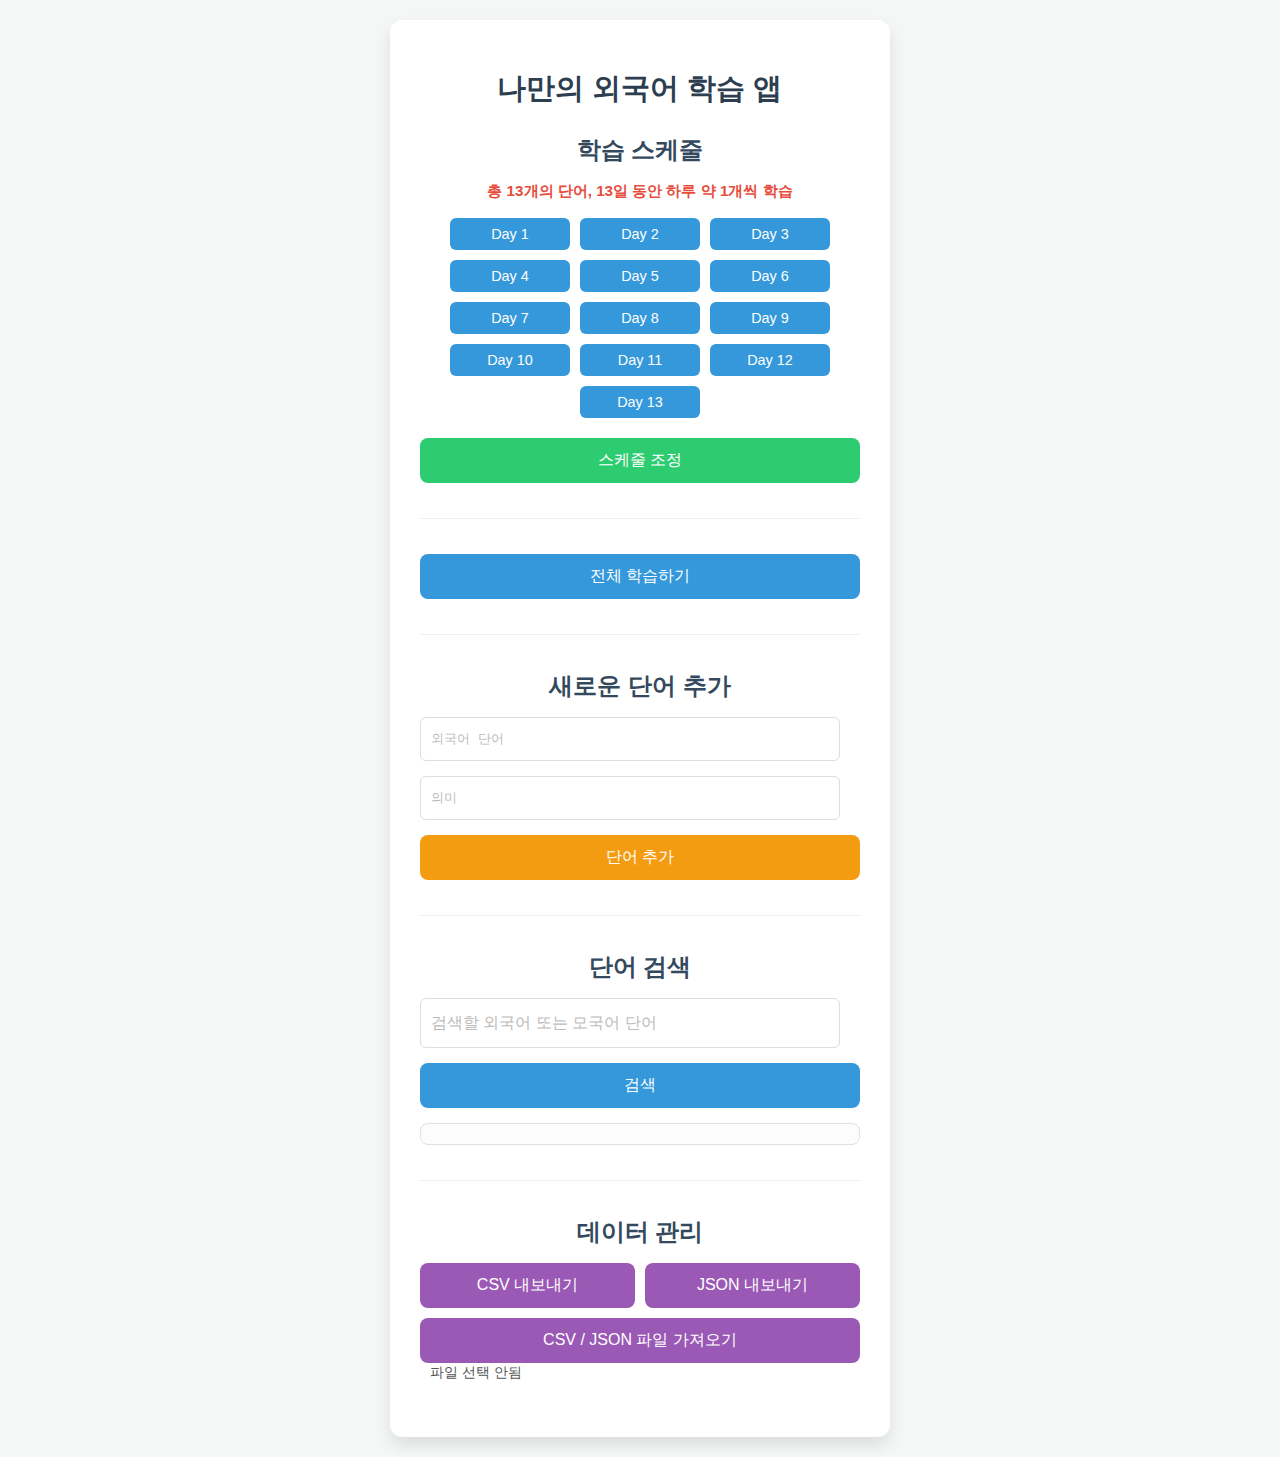
<file: index.html>
<!DOCTYPE html>
<html lang="ko">
<head>
    <meta charset="UTF-8">
    <meta name="viewport" content="width=device-width, initial-scale=1.0">
    <title>나만의 외국어 학습 앱 - 시작</title>
    <link rel="stylesheet" href="style.css">
    <link rel="icon" href="app_icon.png" type="image/png"> <!-- 앱 아이콘 추가 -->
    <link rel="apple-touch-icon" href="app_icon.png"> <!-- iOS 홈 화면 아이콘용 -->
</head>
<body>
    <div class="container">
        <h1>나만의 외국어 학습 앱</h1>

        <!-- 학습 스케줄 섹션 (맨 위로 이동) -->
        <div class="section-schedule">
            <h2>학습 스케줄</h2>
            <p id="overallScheduleDisplay" class="status-message">데이터를 불러오거나 스케줄을 설정하세요.</p>
            <div id="dailyScheduleButtons" class="schedule-buttons-container">
                <!-- Day buttons will be inserted here by JavaScript -->
            </div>
            <button id="adjustScheduleBtn">스케줄 조정</button>
        </div>

        <hr>

        <!-- 학습 시작 버튼 (학습 스케줄 바로 아래로 이동) -->
        <div class="section-start-study">
            <button id="startStudyBtn">전체 학습하기</button> <!-- 텍스트 변경 -->
        </div>

        <hr>

        <!-- 새로운 단어 추가 섹션 -->
        <div class="section-add-word">
            <h2>새로운 단어 추가</h2>
            <textarea id="newForeignWord" placeholder="외국어 단어" class="input-field" rows="1"></textarea> <!-- input -> textarea -->
            <textarea id="newMeaning" placeholder="의미" class="input-field" rows="1"></textarea> <!-- input -> textarea -->
            <button id="addWordBtn">단어 추가</button>
        </div>

        <hr>

        <!-- 찾기 기능 섹션 -->
        <div class="section-search">
            <h2>단어 검색</h2>
            <input type="text" id="searchTerm" placeholder="검색할 외국어 또는 모국어 단어" class="input-field">
            <button id="searchBtn">검색</button>
            <div id="searchResults" class="search-results-container">
                <!-- 검색 결과가 여기에 동적으로 추가됩니다. -->
            </div>
        </div>

        <hr>

        <!-- 데이터 관리 섹션 (맨 아래로 이동) -->
        <div class="section-data-management">
            <h2>데이터 관리</h2>
            <div class="button-row"> <!-- 내보내기 버튼을 한 줄에 배치하기 위한 div 추가 -->
                <button id="exportCsvBtn">CSV 내보내기</button>
                <button id="exportJsonBtn">JSON 내보내기</button>
            </div>
            <div style="margin-top: 10px;">
                <input type="file" id="importFile" accept=".csv, .json" style="display: none;">
                <button id="importBtn">CSV / JSON 파일 가져오기</button>
                <span id="fileNameDisplay">파일 선택 안됨</span>
                <button id="confirmImportBtn" style="display: none;">불러오기</button>
            </div>
        </div>

    </div>

    <script src="first_page.js"></script>
</body>
</html>
</file>
<file: style.css>
body {
    font-family: 'Segoe UI', Tahoma, Geneva, Verdana, sans-serif;
    display: flex;
    justify-content: center;
    align-items: flex-start; /* 상단 정렬 */
    min-height: 100vh;
    background-color: #f4f7f6;
    margin: 20px;
    color: #333;
    box-sizing: border-box; /* 모든 요소에 기본적으로 적용될 수 있도록 */
}

.container {
    background-color: #ffffff;
    border-radius: 12px;
    box-shadow: 0 8px 16px rgba(0, 0, 0, 0.1);
    padding: 30px;
    width: 100%;
    max-width: 500px;
    text-align: center;
    box-sizing: border-box; /* 패딩 포함 크기 계산 */
}

h1 {
    color: #2c3e50;
    margin-bottom: 25px;
    font-size: 1.8em;
}

/* 메인 헤더 (제목 + 홈/모드 버튼) */
.main-header {
    margin-bottom: 25px;
    /* PC에서는 h1과 mode-selection-container가 세로로 쌓임 */
    display: flex;
    flex-direction: column; 
    align-items: center; /* 자식 요소들 가운데 정렬 */
}

.main-header h1 {
    color: #2c3e50;
    margin-bottom: 15px; /* 제목 아래 여백 조정 */
    font-size: 1.8em;
}

.mode-selection-container {
    display: flex;
    justify-content: center; /* 홈 버튼과 모드 선택 버튼을 함께 중앙 정렬 */
    align-items: center;
    gap: 10px; /* 홈 버튼과 모드 선택 버튼 사이 간격 */
    margin-bottom: 25px; /* 헤더 전체 아래 여백 */
    width: 100%; /* 가로 공간 최대한 활용 */
    flex-wrap: wrap; /* 공간 부족 시 다음 줄로 */
}

.mode-selection {
    display: flex;
    gap: 10px;
}

.mode-selection button {
    background-color: #ecf0f1;
    color: #333;
    border: 1px solid #bdc3c7;
    padding: 10px 20px;
    border-radius: 8px;
    cursor: pointer;
    font-size: 1em;
    transition: background-color 0.3s, border-color 0.3s, color 0.3s;
    box-sizing: border-box; /* 버튼 패딩 포함 크기 계산 */
}

.mode-selection button.active {
    background-color: #3498db;
    color: #ffffff;
    border-color: #3498db;
}

.mode-selection button:hover:not(.active) {
    background-color: #e0e6e9;
}

.word-display-area {
    background-color: #e8f0fe; /* Light blue background */
    border: 1px solid #cce0ff;
    border-radius: 10px;
    padding: 25px;
    margin-bottom: 15px; /* 내비게이션 버튼과의 간격 조정 */
    position: relative;
    box-shadow: inset 0 2px 4px rgba(0, 0, 0, 0.05);

    /* word-display-area 내의 텍스트 선택 방지는 그대로 유지 */
    user-select: none;
    -webkit-user-select: none; /* WebKit browsers */
    -moz-user-select: none; /* Firefox */
    -ms-user-select: none; /* Internet Explorer/Edge */
    -webkit-touch-callout: none; /* iOS Safari long-press callout */
}

.word-card {
    display: flex; /* Flexbox로 가로로 배치 */
    justify-content: space-around; /* 요소들을 균등하게 배치 */
    align-items: center;
    min-height: 120px; /* 카드 최소 높이 증가 */
    gap: 15px; /* 두 박스 사이 간격 */
    flex-wrap: wrap; /* 작은 화면에서 줄바꿈 허용 */
}

.word-box {
    background-color: #f7faff;
    border: 1px solid #d0e0ff;
    border-radius: 8px;
    padding: 15px 20px;
    min-height: 80px;
    display: flex;
    flex-direction: column;
    justify-content: center; /* 수직 중앙 정렬 */
    align-items: center; /* 수평 중앙 정렬 */
    flex: 1; /* 가용한 공간을 균등하게 분배 */
    min-width: 180px; /* 너무 작아지지 않도록 최소 너비 설정 */
    position: relative; /* 오버레이를 위해 */
    overflow: hidden; /* 오버레이가 박스 밖으로 나가지 않도록 */
    box-sizing: border-box; /* 패딩 포함 크기 계산 */
}

.word-label {
    font-size: 0.8em;
    color: #7f8c8d;
    margin-bottom: 5px;
}

.word-text {
    margin: 0;
    text-align: center; /* 텍스트 중앙 정렬 */
    word-break: keep-all; /* 단어가 길 경우 줄바꿈 유지 */
    width: 100%; /* 부모 요소의 전체 너비 사용 */
}

.foreign-word {
    /* JavaScript로 font-size를 직접 제어하므로 여기서는 초기값만 설정 */
    font-size: 1.8em;
    font-weight: bold;
    color: #2980b9;
}

.meaning {
    /* JavaScript로 font-size를 직접 제어하므로 여기서는 초기값만 설정 */
    font-size: 1.1em;
    color: #555;
}

.overlay {
    position: absolute;
    top: 0;
    left: 0;
    width: 100%;
    height: 100%;
    background-color: rgba(0, 0, 0, 1); /* 완전 불투명 검정으로 변경 */
    color: white;
    display: flex;
    justify-content: center;
    align-items: center;
    font-size: 1.2em;
    font-weight: bold;
    cursor: pointer;
    transition: background-color 0.3s;
}

.overlay:hover {
    background-color: rgba(0, 0, 0, 0.8); /* 호버 시 약간 투명하게 */
}

.overlay.hidden {
    display: none;
}

/* 통합 컨트롤 바 */
.unified-controls-bar {
    display: flex;
    justify-content: space-between; /* 양쪽 끝으로 정렬 */
    align-items: center;
    margin-bottom: 25px; /* 단어 표시 영역과의 간격 */
    padding: 5px 0; /* 내부 여백 */
    border-bottom: 1px solid #eee; /* 하단 구분선 */
    padding-bottom: 10px;
    flex-wrap: wrap; /* 공간 부족 시 다음 줄로 */
}

.controls-group-left, .controls-group-right {
    display: flex;
    gap: 8px; /* 아이콘들 사이 간격 */
    align-items: center;
    flex-wrap: nowrap; /* PC에서 그룹 내 아이콘은 줄 바꿈 안 함 */
}

/* 아이콘 버튼 공통 스타일 (기존 .icon-button과 통합) */
.icon-button {
    background: none;
    border: none;
    cursor: pointer;
    padding: 5px;
    border-radius: 5px;
    transition: background-color 0.2s;
    position: relative; /* 아이콘 오버레이 텍스트용 */
    box-sizing: border-box; /* 패딩 포함 크기 계산 */
}

.icon-button:hover {
    background-color: rgba(0, 0, 0, 0.05);
}

.icon-button img {
    width: 24px;
    height: 24px;
    vertical-align: middle;
}

/* 즐겨찾기 모두 해제 아이콘에 X 표시 */
.clear-favorites-button {
    position: relative; /* 자식 요소인 icon-overlay-text의 기준 */
    /* 현재는 display: none이므로, 보일 때를 대비한 스타일 */
}

.clear-favorites-button .icon-overlay-text {
    position: absolute;
    top: 50%;
    left: 50%;
    transform: translate(-50%, -50%);
    font-size: 1.2em;
    font-weight: bold;
    color: red; /* X표시 색상 */
    line-height: 1; /* 텍스트 정렬 */
    text-shadow: 0 0 2px rgba(255,255,255,0.8); /* 배경과의 대비 */
}


/* 내비게이션 영역 (이제 스와이프 영역이 아님) */
.navigation-area {
    display: flex;
    justify-content: space-between;
    align-items: center;
    margin-bottom: 10px; /* 단어 카운트와의 간격 */
    gap: 15px; /* 버튼과 메시지 사이 간격 */
}

/* 버튼 크기 통일 */
.navigation-area button {
    background-color: #2ecc71;
    color: white;
    border: none;
    padding: 12px 25px;
    border-radius: 8px;
    cursor: pointer;
    font-size: 1.1em;
    font-weight: bold;
    width: 120px; /* 고정 너비 설정 */
    flex-shrink: 0; /* 줄어들지 않도록 */
    transition: background-color 0.3s, transform 0.1s;
    white-space: nowrap; /* 버튼 텍스트 줄바꿈 방지 */
    box-sizing: border-box; /* 패딩 포함 크기 계산 */
}

.navigation-area button:hover {
    background-color: #27ae60;
    transform: translateY(-1px);
}

.navigation-area button:active {
    transform: translateY(0);
}

.navigation-area button:disabled { /* 비활성화 버튼 스타일 */
    background-color: #bdc3c7; /* 회색 */
    cursor: not-allowed;
    transform: none;
}
.navigation-area button:disabled:hover {
    background-color: #bdc3c7;
}

.status-message {
    color: #e74c3c;
    font-weight: bold;
    font-size: 0.95em;
    flex-grow: 1; /* 메시지 영역이 남은 공간을 차지 */
    text-align: center; /* 메시지 가운데 정렬 */
    min-width: 80px; /* 메시지가 너무 작아지지 않도록 최소 너비 */
}

.word-count {
    margin-bottom: 30px; /* 스와이프 영역과의 간격을 위해 조정 */
    font-size: 1.1em;
    color: #7f8c8d;
}

/* 스와이프 전용 독립 영역 */
.swipe-interaction-area {
    background-color: #f0f8ff; /* 연한 파란색 배경 (시각적 구분) */
    border: 1px solid #cce0ff;
    border-radius: 10px;
    padding: 25px; /* 내부 여백 (스와이프를 위한 충분한 공간) */
    margin-bottom: 30px; /* 다음 섹션과의 간격 */
    min-height: 100px; /* 스와이프 가능한 충분한 높이 */
    display: flex;
    align-items: center;
    justify-content: center;
    box-shadow: inset 0 2px 4px rgba(0, 0, 0, 0.05);

    /* 스와이프 영역 내 텍스트 선택 방지 및 터치 동작 제어 */
    user-select: none;
    -webkit-user-select: none;
    -moz-user-select: none;
    -ms-user-select: none;
    -webkit-touch-callout: none;
    touch-action: pan-y; /* 수직 스크롤은 허용하되, 수평 제스처는 OS에 의해 방지 */
    cursor: grab; /* 스와이프 가능함을 시각적으로 표시 */
    box-sizing: border-box; /* 패딩 포함 크기 계산 */
}

.swipe-interaction-area:active {
    cursor: grabbing;
}

.swipe-instruction {
    color: #555;
    font-size: 1.1em;
    font-weight: bold;
}


hr {
    border: none;
    border-top: 1px solid #eee;
    margin: 35px 0;
}

/* 모든 섹션에 공통 스타일 적용 */
.section-add-word, .section-edit-word, .section-data-management, .section-schedule, .section-start-study, .section-search, .section-clear-favorites {
    text-align: left;
    margin-bottom: 25px;
}

/* 모든 섹션 제목에 공통 스타일 적용 */
.section-add-word h2, .section-edit-word h2, .section-data-management h2, .section-schedule h2, .section-start-study h2, .section-search h2 {
    color: #34495e;
    margin-bottom: 15px;
    font-size: 1.5em;
    text-align: center;
}

.input-field {
    width: calc(100% - 20px);
    padding: 12px 10px;
    margin-bottom: 15px;
    border: 1px solid #ddd;
    border-radius: 6px;
    font-size: 1em;
    /* 자동 확장 textarea를 위한 초기 스타일 */
    overflow: hidden; /* 스크롤바 숨김 */
    resize: none; /* 사용자 크기 조절 비활성화 (JS가 담당) */
    vertical-align: top; /* 텍스트 시작 지점 */
    line-height: 1.5em; /* 텍스트 줄 높이 일관성 유지 */
    box-sizing: border-box; /* 패딩 포함 크기 계산 */
}

.input-field::placeholder {
    color: #bbb;
}

/* 버튼들을 한 줄에 배열하는 컨테이너 */
.button-row {
    display: flex;
    gap: 10px; /* 버튼들 사이의 간격 */
    margin-bottom: 10px; /* 버튼 행 아래 여백 */
}

.button-row button {
    flex: 1; /* 자식 버튼들이 공간을 균등하게 분할 */
}

/* 모든 버튼에 공통 스타일 적용 */
.section-add-word button, .section-edit-word button, .section-data-management button, .section-schedule button, .section-start-study button, .section-search button, .button-row button {
    background-color: #f39c12;
    color: white;
    border: none;
    padding: 12px 25px;
    border-radius: 8px;
    cursor: pointer;
    font-size: 1em;
    width: 100%; /* flex:1로 인해 기본적으로 100%를 나누므로, 명시적인 width는 필요 없음 */
    box-sizing: border-box;
    transition: background-color 0.3s;
    /* margin-bottom은 .button-row에서 관리되므로 여기서는 제거 */
}

.section-data-management button {
    background-color: #9b59b6; /* Export/Import buttons */
}

.section-schedule button {
    background-color: #2ecc71; /* Adjust Schedule button */
}
.section-start-study button {
    background-color: #3498db; /* Start Study button */
}

/* 검색 버튼 */
.section-search button {
    background-color: #3498db; /* Search button color */
}

.section-add-word button:hover {
    background-color: #e67e22;
}
.section-edit-word button:hover {
    background-color: #f39c12; /* Keep same hover as add button */
}
.section-data-management button:hover {
    background-color: #8e44ad;
}
.section-schedule button:hover {
    background-color: #27ae60;
}
.section-start-study button:hover {
    background-color: #2980b9;
}
.section-search button:hover {
    background-color: #2980b9;
}


.cancel-button {
    background-color: #7f8c8d !important; /* 회색 톤 */
}

.cancel-button:hover {
    background-color: #95a5a6 !important; /* 더 밝은 회색 */
}

#fileNameDisplay {
    margin-left: 10px;
    font-size: 0.9em;
    color: #555;
    vertical-align: middle;
}

#confirmImportBtn {
    background-color: #c0392b; /* Danger color for confirmation */
}

#confirmImportBtn:hover {
    background-color: #a93226;
}

/* Daily Schedule Buttons Container */
.schedule-buttons-container {
    display: flex;
    flex-wrap: wrap; /* 버튼들이 여러 줄로 표시되도록 */
    justify-content: center;
    gap: 10px;
    margin-top: 15px;
    margin-bottom: 20px;
}

.schedule-buttons-container button {
    background-color: #3498db; /* Blue for active days */
    color: white;
    border: none;
    padding: 8px 12px;
    border-radius: 6px;
    cursor: pointer;
    font-size: 0.9em;
    min-width: 70px; /* 버튼 최소 너비 */
    flex-grow: 1; /* 가용 공간을 균등하게 분배 */
    max-width: 120px; /* 최대 너비 제한 (너무 커지지 않게) */
    transition: background-color 0.3s;
    box-sizing: border-box; /* 패딩 포함 크기 계산 */
}

.schedule-buttons-container button:hover {
    background-color: #2980b9;
}

.schedule-buttons-container button.completed {
    background-color: #2ecc71; /* Green for completed days */
}
.schedule-buttons-container button.completed:hover {
    background-color: #27ae60;
}

/* 검색 결과 컨테이너 */
.search-results-container {
    margin-top: 15px;
    border: 1px solid #e0e0e0;
    border-radius: 8px;
    max-height: 250px; /* 스크롤바 생성을 위해 최대 높이 설정 */
    overflow-y: auto; /* 내용이 넘치면 스크롤 */
    background-color: #fcfcfc;
    padding: 10px;
}

.search-results-container p {
    color: #777;
    text-align: center;
    padding: 10px 0;
}

/* 개별 검색 결과 항목 */
.search-result-item {
    display: flex;
    justify-content: space-between;
    align-items: center;
    padding: 10px 15px;
    border-bottom: 1px solid #eee;
    cursor: pointer;
    transition: background-color 0.2s;
    font-size: 0.95em;
}

.search-result-item:last-child {
    border-bottom: none;
}

.search-result-item:hover {
    background-color: #eef;
}

.search-word-foreign {
    font-weight: bold;
    color: #2980b9;
    flex-basis: 40%; /* 외국어 단어 비중 */
    text-align: left;
}

.search-word-meaning {
    color: #555;
    flex-basis: 40%; /* 의미 비중 */
    text-align: left;
}

.search-word-day {
    font-size: 0.85em;
    color: #7f8c8d;
    flex-basis: 20%; /* Day 정보 비중 */
    text-align: right;
    white-space: nowrap; /* 줄바꿈 방지 */
}

/* 즐겨찾기 일괄 삭제 버튼 */
.section-clear-favorites button {
    background-color: #e74c3c; /* Red for destructive action */
    color: white;
    border: none;
    padding: 12px 25px;
    border-radius: 8px;
    cursor: pointer;
    font-size: 1em;
    width: 100%;
    box-sizing: border-box;
    transition: background-color 0.3s;
}

.section-clear-favorites button:hover {
    background-color: #c0392b;
}

/* 맨 위 내비게이션 바 (홈 버튼) - 이 선택자는 이제 .mode-selection-container 내부에서 사용 */
/* .top-navigation { ... } */

.home-button { /* .icon-button와 병합하여 사용 */
    background-color: #6c757d; /* 회색 배경 */
    color: white;
    border: none;
    padding: 8px 12px;
    border-radius: 8px;
    cursor: pointer;
    font-size: 0.9em;
    display: flex;
    align-items: center;
    gap: 5px; /* 아이콘과 텍스트 사이 간격 */
    transition: background-color 0.2s;
    flex-shrink: 0; /* 모바일에서 버튼이 줄어들지 않도록 */
    box-sizing: border-box; /* 패딩 포함 크기 계산 */
}

.home-button:hover {
    background-color: #5a6268;
}

.home-button img {
    filter: invert(100%); /* 아이콘을 흰색으로 변경 */
}


/* Responsive adjustments for smaller screens */
@media (max-width: 600px) {
    .container {
        margin: 10px;
        padding: 15px; /* 전체 패딩 줄임 */
        border-radius: 8px;
    }

    h1 {
        font-size: 1.4em; /* 제목 폰트 크기 줄임 */
        margin-bottom: 15px; /* 제목 아래 여백 조정 */
    }
    
    .main-header {
        margin-bottom: 10px; /* 모바일에서 헤더 여백 조정 */
    }

    .main-header h1 {
        margin-bottom: 8px; /* 제목 아래 여백 조정 */
    }

    .mode-selection-container {
        gap: 8px; /* 버튼 사이 간격 줄임 */
        margin-bottom: 15px; /* 헤더 아래 여백 조정 */
    }
    
    .mode-selection button, .home-button {
        padding: 8px 15px; /* 버튼 패딩 줄임 */
        font-size: 0.9em; /* 버튼 폰트 크기 줄임 */
        min-width: unset; /* 최소 너비 제한 해제 */
        flex-basis: auto; /* 자동 너비 */
        flex-grow: 1; /* 가능한 공간 채우기 */
        max-width: 48%; /* 두 버튼이 한 줄에 적절히 배치되도록 */
        white-space: nowrap; /* 텍스트 줄바꿈 방지 */
    }
    .mode-selection { /* mode-selection 자체도 flex 속성으로 자식 버튼 배치 최적화 */
        flex-grow: 1;
        flex-basis: auto;
        justify-content: center;
        gap: 8px;
    }

    .word-card {
        flex-direction: column; /* 세로로 쌓기 */
        gap: 8px; /* 박스 사이 간격 줄임 */
        min-height: 100px; /* 카드 최소 높이 조정 */
    }
    .word-box {
        width: 100%; /* 전체 너비 차지 */
        min-width: unset; /* 최소 너비 제한 해제 */
        padding: 12px 15px; /* 단어 박스 패딩 줄임 */
        min-height: 70px; /* 단어 박스 최소 높이 조정 */
    }

    /* 폰트 크기 조절 옵션도 반응형 적용 */
    /* .font-size-control는 이제 .unified-controls-bar 내부에 개별 아이콘으로 통합됨 */

    /* 통합 컨트롤 바 모바일 조정 */
    .unified-controls-bar {
        flex-direction: row; /* 모바일에서도 가로 정렬 유지 (전략) */
        flex-wrap: wrap; /* 공간 부족 시 줄 바꿈 허용 */
        justify-content: center; /* 중앙 정렬 */
        gap: 8px; /* 그룹 사이 간격 줄임 */
        margin-bottom: 15px; /* 간격 줄임 */
        padding-bottom: 8px; /* 하단 패딩 줄임 */
    }
    .controls-group-left, .controls-group-right {
        width: auto; /* 그룹 너비 자동 조정 */
        justify-content: center; /* 그룹 내 아이콘 중앙 정렬 */
        gap: 5px; /* 아이콘 간격 더 줄임 */
        flex-wrap: wrap; /* 필요시 아이콘 자체도 줄바꿈 */
        flex-basis: 48%; /* 두 그룹이 한 줄에 적절히 배치되도록 */
        margin: 2px 0; /* 그룹 간의 미세한 수직 여백 */
    }
    .unified-controls-bar .icon-button {
        padding: 3px; /* 아이콘 버튼 패딩 더 작게 */
        width: 30px; /* 아이콘 버튼 고정 크기 조정 */
        height: 30px;
        font-size: 0.75em; /* 폰트 크기 아이콘 텍스트 */
    }
    .unified-controls-bar .icon-button img {
        width: 18px; /* 아이콘 이미지 크기 조정 */
        height: 18px;
    }

    .navigation-area button {
        padding: 10px 15px;
        font-size: 0.9em;
        width: 100px; /* 모바일에서 버튼 고정 너비 조정 */
    }
    
    .status-message {
        min-width: unset; /* 모바일에서 최소 너비 제한 해제 */
        font-size: 0.85em; /* 상태 메시지 폰트 크기 줄임 */
    }

    .word-count {
        margin-bottom: 15px; /* 스와이프 영역과의 간격을 위해 조정 */
        font-size: 1em; /* 폰트 크기 조정 */
    }

    .swipe-interaction-area {
        padding: 15px; /* 작은 화면에서 패딩 줄임 */
        min-height: 80px; /* 작은 화면에서 높이 줄임 */
        margin-bottom: 15px; /* 다음 섹션과의 간격 줄임 */
    }
    .swipe-instruction {
        font-size: 1em; /* 폰트 크기 조정 */
    }


    hr {
        margin: 20px 0; /* 구분선 여백 줄임 */
    }

    /* 모든 섹션에 공통 스타일 적용 */
    .section-add-word, .section-edit-word, .section-data-management, .section-schedule, .section-start-study, .section-search, .section-clear-favorites {
        margin-bottom: 15px; /* 섹션 간 여백 줄임 */
    }

    /* 모든 섹션 제목에 공통 스타일 적용 */
    .section-add-word h2, .section-edit-word h2, .section-data-management h2, .section-schedule h2, .section-start-study h2, .section-search h2 {
        margin-bottom: 10px; /* 섹션 제목 아래 여백 줄임 */
        font-size: 1.3em; /* 섹션 제목 폰트 크기 줄임 */
    }

    .input-field {
        width: calc(100% - 10px); /* 너비 조정 (패딩 고려) */
        padding: 10px 5px; /* 패딩 줄임 */
        margin-bottom: 10px; /* 아래 여백 줄임 */
        font-size: 0.9em; /* 폰트 크기 줄임 */
    }

    .button-row {
        gap: 8px; /* 버튼들 사이의 간격 줄임 */
        margin-bottom: 8px; /* 버튼 행 아래 여백 줄임 */
    }

    .section-add-word button, .section-edit-word button, .section-data-management button, .section-schedule button, .section-start-study button, .section-search button, .button-row button {
        padding: 10px 15px;
        font-size: 0.9em;
    }

    .schedule-buttons-container {
        gap: 8px; /* Day 버튼 간격 줄임 */
        margin-top: 10px; /* Day 버튼 위 여백 줄임 */
        margin-bottom: 15px; /* Day 버튼 아래 여백 줄임 */
    }
    .schedule-buttons-container button {
        padding: 6px 10px; /* Day 버튼 패딩 줄임 */
        font-size: 0.85em; /* Day 버튼 폰트 크기 줄임 */
        min-width: 60px; /* Day 버튼 최소 너비 조정 */
        max-width: 48%; /* Day 버튼 최대 너비 조정 */
    }

    .search-results-container {
        margin-top: 10px; /* 검색 결과 위 여백 줄임 */
        max-height: 200px; /* 검색 결과 최대 높이 줄임 */
        padding: 8px; /* 검색 결과 패딩 줄임 */
    }

    .search-result-item {
        padding: 8px 10px; /* 검색 결과 아이템 패딩 줄임 */
        font-size: 0.9em; /* 검색 결과 아이템 폰트 크기 줄임 */
    }
    .search-word-foreign, .search-word-meaning, .search-word-day {
        font-size: 0.85em; /* 검색 결과 세부 폰트 크기 줄임 */
    }
}
</file>
